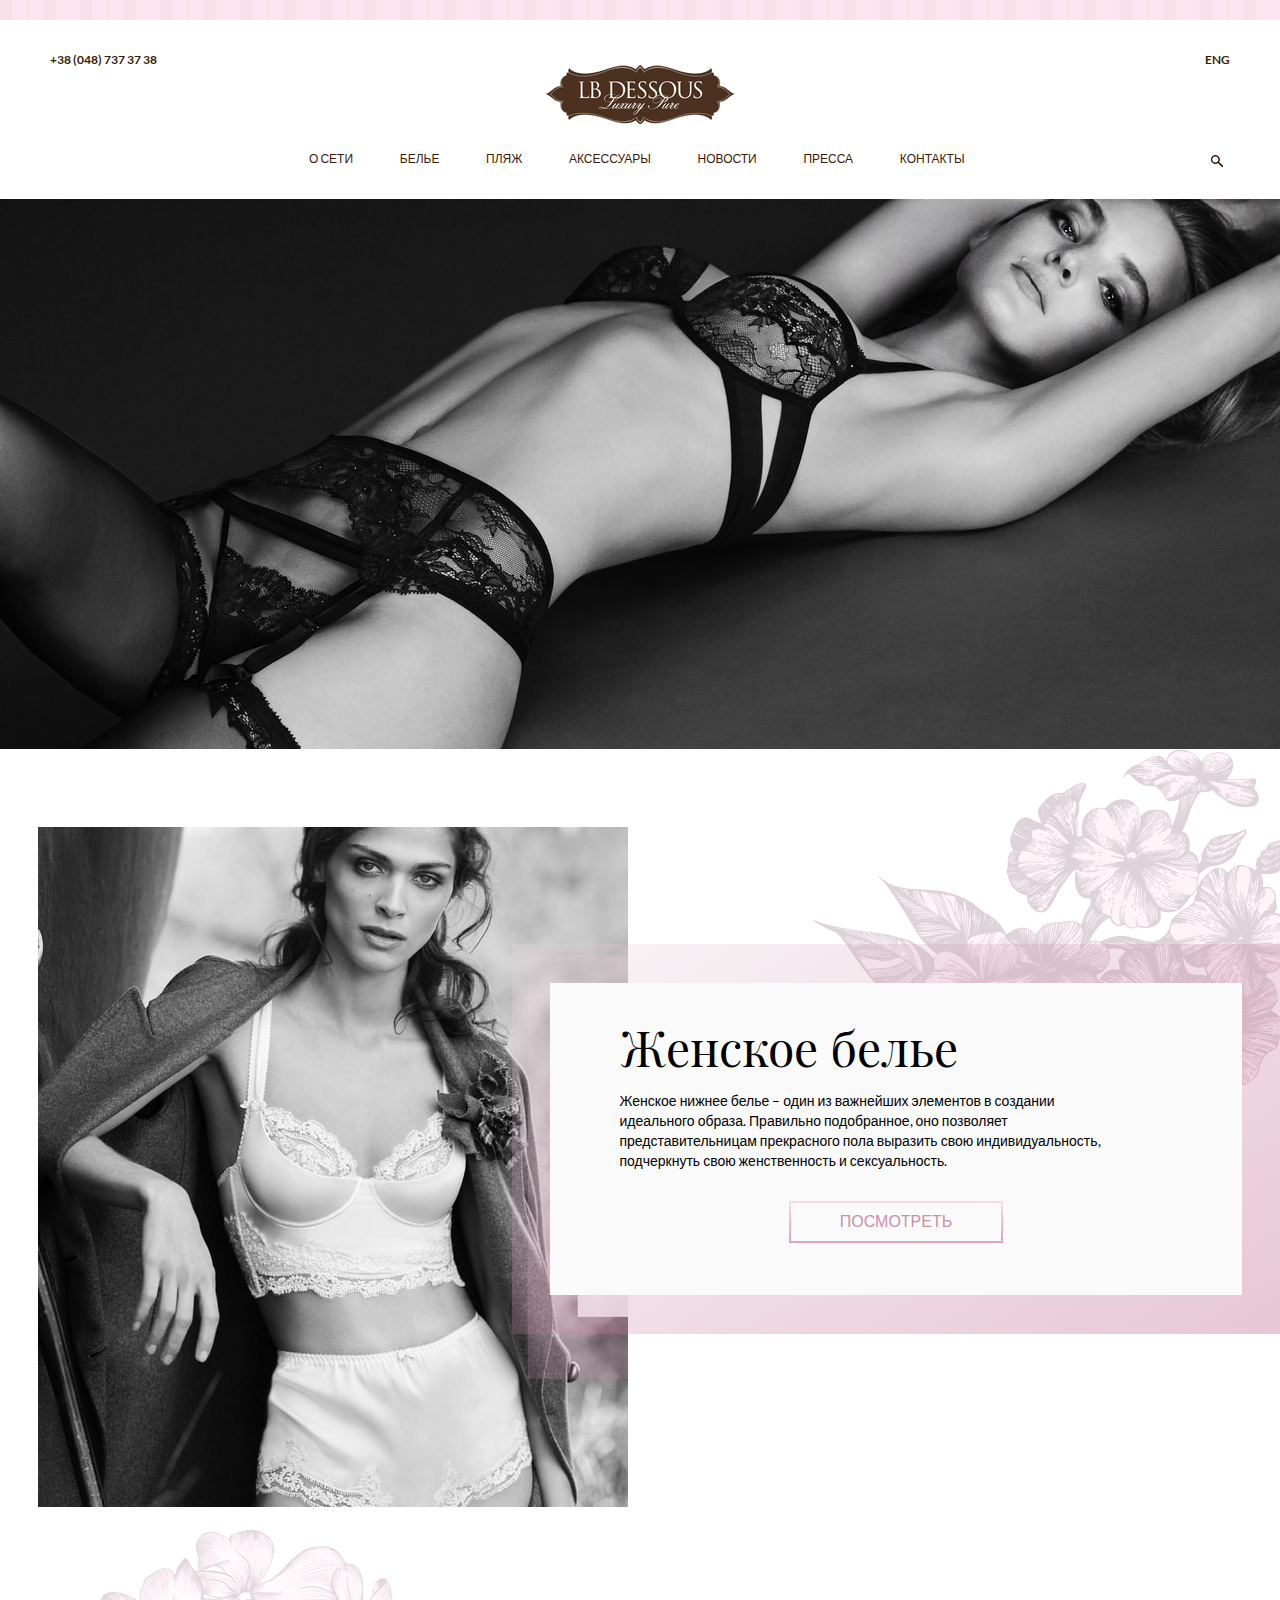
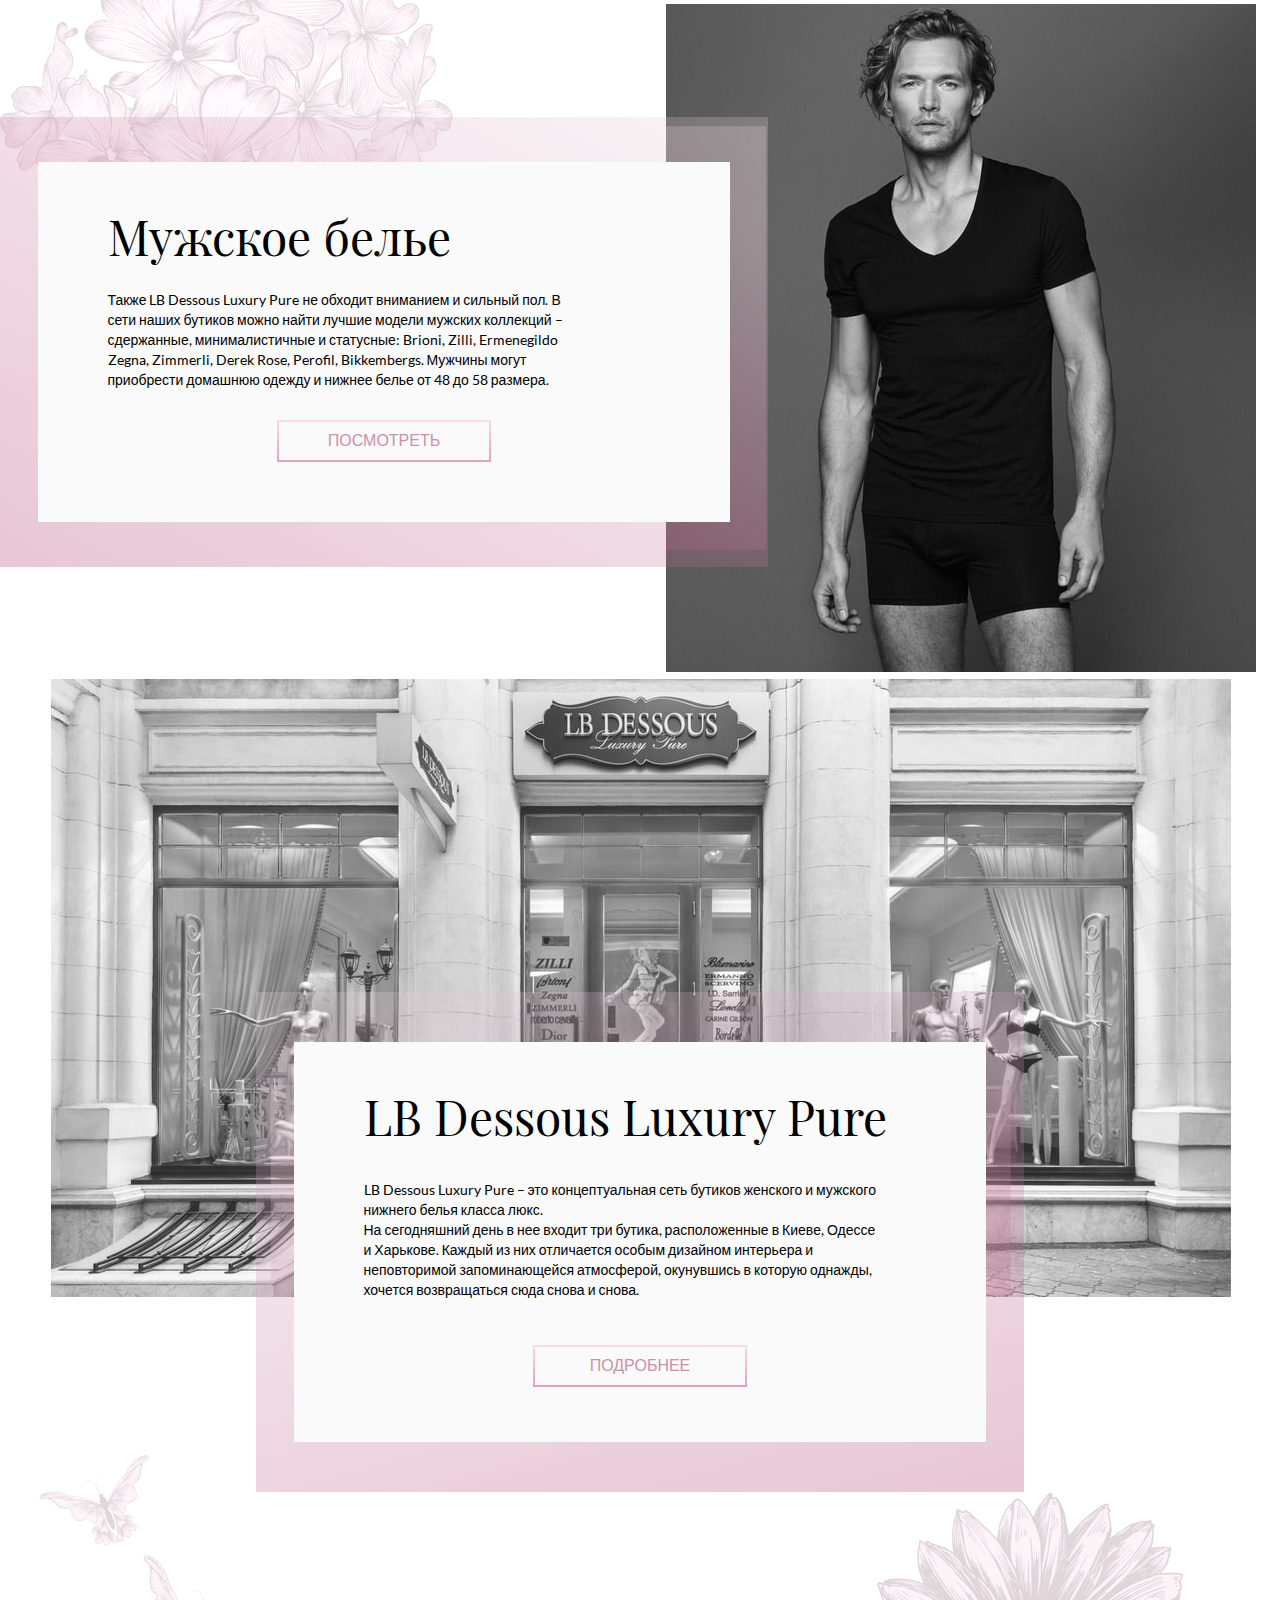
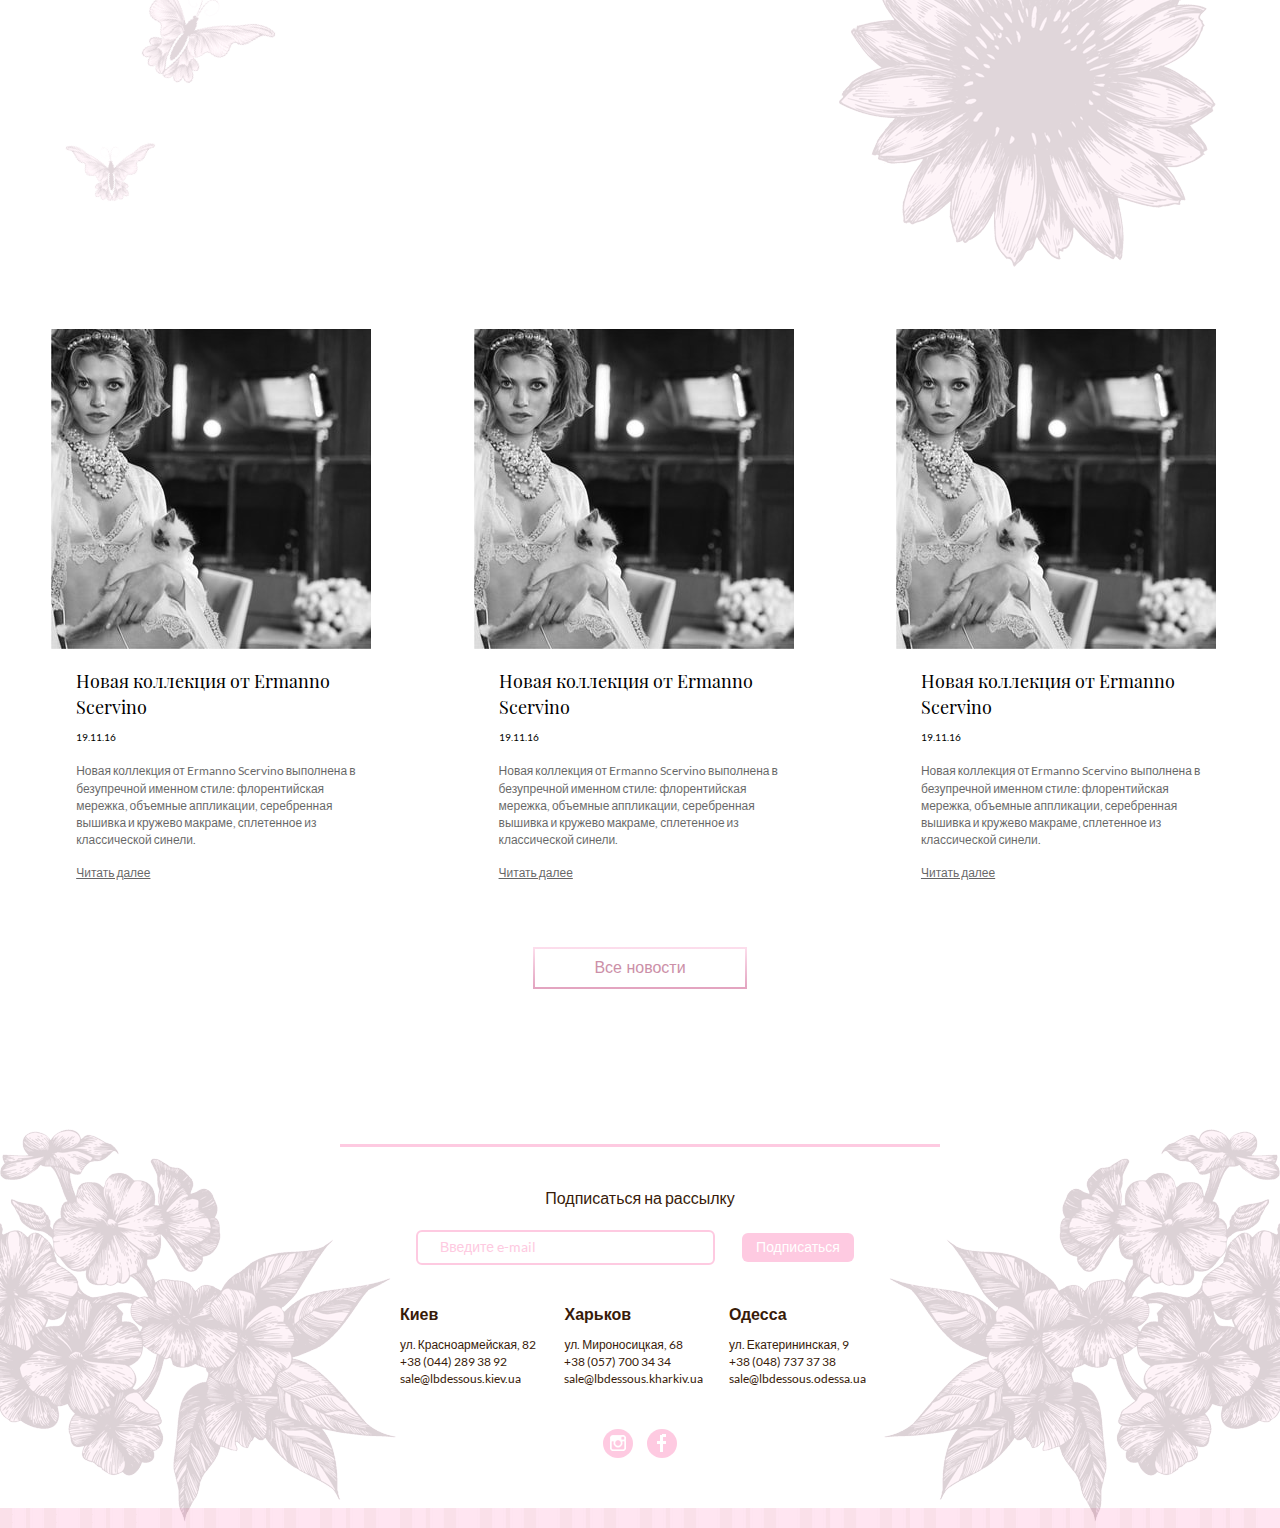
<file: index.html>
<!DOCTYPE html>
<html lang="ru">
<head>
    <meta charset="utf-8">      
    <meta http-equiv="X-UA-Compatible" content="IE=edge">
    <meta name="viewport" content="width=device-width, initial-scale=1">

    <title>LB Dessous</title>

    <link rel="stylesheet" href="css/style.min.css">	
    
    <!--[if lt IE 9]>
        <script src="https://oss.maxcdn.com/libs/html5shiv/3.7.0/html5shiv.js"></script>
        <script src="https://oss.maxcdn.com/libs/respond.js/1.4.2/respond.min.js"></script>
    <![endif]-->
</head>
<body>
    <header class="header container">
        <div class="header__pink"></div> 
        
        <div class="header__top">
            <div class="header__phone">   
                <a href="tel:+38 (048) 737 37 38">+38 (048) 737 37 38</a>
            </div> 

            <div class="header__language">
                <a href="#">Eng</a> 
            </div> 
        </div>
                
        <div class="header__logo">
            <a href="#">
                <img src="img/logo.png" width="190" height="60" alt="Logo">
            </a>
        </div> 
        
        <div class="header__bottom">
            <a class="header__menu-js-link" href="#">  
                <svg class="header__menu-icon" xmlns="http://www.w3.org/2000/svg" width="50" height="24" viewBox="0 0 49.9 24"><path d="M1.1 0C0.5 0 0 0.4 0 1v2c0 0.6 0.5 1 1.1 1h47.7c0.6 0 1.1-0.4 1.1-1V1c0-0.6-0.5-1-1.1-1H1.1zM1.1 10C0.5 10 0 10.4 0 11v2c0 0.6 0.5 1 1.1 1h47.7c0.6 0 1.1-0.4 1.1-1v-2c0-0.6-0.5-1-1.1-1H1.1zM1.1 20C0.5 20 0 20.4 0 21v2c0 0.6 0.5 1 1.1 1h47.7c0.6 0 1.1-0.4 1.1-1v-2c0-0.6-0.5-1-1.1-1H1.1z" /><path d="M1.1 0C0.5 0 0 0.4 0 1v2c0 0.6 0.5 1 1.1 1h47.7c0.6 0 1.1-0.4 1.1-1V1c0-0.6-0.5-1-1.1-1H1.1zM1.1 10C0.5 10 0 10.4 0 11v2c0 0.6 0.5 1 1.1 1h47.7c0.6 0 1.1-0.4 1.1-1v-2c0-0.6-0.5-1-1.1-1H1.1zM1.1 20C0.5 20 0 20.4 0 21v2c0 0.6 0.5 1 1.1 1h47.7c0.6 0 1.1-0.4 1.1-1v-2c0-0.6-0.5-1-1.1-1H1.1z"/></svg>
            </a>
            <button class="header__menu-popup-close" type="button" title="Закрыть">
                <svg xmlns="http://www.w3.org/2000/svg" width="24" height="24" viewBox="0 0 23.9 23.9"><path d="M15.1 11.9l8.6-8.6c0.3-0.3 0.3-0.8 0-1.1L21.6 0.2C21.4 0.1 21.2 0 21 0s-0.4 0.1-0.5 0.2l-8.6 8.6L3.4 0.2c-0.3-0.3-0.8-0.3-1.1 0L0.2 2.3c-0.3 0.3-0.3 0.8 0 1.1l8.6 8.6 -8.6 8.6c-0.3 0.3-0.3 0.8 0 1.1l2.1 2.1c0.1 0.1 0.3 0.2 0.5 0.2 0.2 0 0.4-0.1 0.5-0.2l8.6-8.6 8.6 8.6c0.1 0.1 0.3 0.2 0.5 0.2s0.4-0.1 0.5-0.2l2.1-2.1c0.3-0.3 0.3-0.8 0-1.1L15.1 11.9z"/></svg>
            </button>

            <!--<div class="header__search"></div>-->     
            <a class="header__search" href="#"></a>   
        </div>        
                
        <nav class="header__nav">            
            <ul class="header__menu">
                <li><a href="#">О сети</a></li>
                <li>
                    <a href="#">Белье</a>
                    <div class="header__sub-menu">                         
                        <div class="header__sub-menu-column">
                            <a class="header__sub-menu-title" href="#">Женское</a>                            
                            <ul>
                                <li><a href="#">Bordelle</a></li>
                                <li><a href="#">Ermano Schervino</a></li>
                                <li><a href="#">Bordelle</a></li>
                                <li><a href="#">Bordelle</a></li>
                                <li><a href="#">Ermano Schervino</a></li>
                                <li><a href="#">Bordelle</a></li>
                                <li><a href="#">Bordelle</a></li>
                                <li><a href="#">Bordelle</a></li>
                            </ul>  
                        </div>

                        <div class="header__sub-menu-column">
                            <ul>
                                <li><a href="#">Bordelle</a></li>
                                <li><a href="#">Ermano Schervino</a></li>
                                <li><a href="#">Bordelle</a></li>
                                <li><a href="#">Bordelle</a></li>
                                <li><a href="#">Ermano Schervino</a></li>
                                <li><a href="#">Bordelle</a></li>
                                <li><a href="#">Bordelle</a></li>
                                <li><a href="#">Bordelle</a></li>
                            </ul> 
                        </div>
                        
                        <div class="header__sub-menu-column">
                            <a class="header__sub-menu-title" href="#">Мужское</a>
                            <ul>
                                <li><a href="#">Zilli</a></li>
                                <li><a href="#">Zimmerli</a></li>
                                <li><a href="#">Bordelle</a></li>
                                <li><a href="#">Ermano Schervino</a></li>
                                <li><a href="#">Bordelle</a></li>
                            </ul> 
                        </div>                        
                    </div>
                </li>
                <li><a href="#">Пляж</a></li>
                <li><a href="#">Аксессуары</a></li>
                <li><a href="#">Новости</a></li>
                <li><a href="#">Пресса</a></li>
                <li><a href="#">Контакты</a></li>
            </ul>
        </nav>  
        
        <div class="modal-search">
            <button class="modal-search__close" type="button" title="Закрыть">Закрыть</button>
            <form class="modal-search__form" action="#" method="post">
                <input class="modal-search__form-search" type="search" name="search" required>
                <!--<input class="modal-search__btn" type="image" src="img/icon-modal-search.png" srcset="img/icon-modal-search-2x.png 2x, img/icon-modal-search-3x.png 3x" alt="Поиск">-->
                <button class="modal-search__form-btn" type="submit"></button>
            </form> 
        </div>
    </header>
    
    
    
    <main class="container">
        <!--<section class="promo" data-stellar-background-ratio="0.7" data-stellar-vertical-offset="200" data-stellar-horizontal-offset="120"></section>-->        
        <section class="promo">
            <img src="img/cnt-promo.jpg" width="1280" height="550" alt="">
        </section>
        
        
        <section class="women">
            <div class="women__image-flowers" data-stellar-ratio="1.8" data-stellar-vertical-offset="100" data-stellar-horizontal-offset="120">
                <img src="img/cnt-women-flowers.png" width="480" height="450" alt=""
                    srcset="img/cnt-women-flowers-2x.png 2x, 
                            img/cnt-women-flowers-3x.png 3x"
                >
            </div>           
            
            <div class="women__image-person" data-stellar-ratio="1.5" data-stellar-vertical-offset="-50" data-stellar-horizontal-offset="120">
                <img src="img/cnt-women-person.jpg" width="590" height="680" alt="">                
            </div> 
            
            <div class="women__text" data-stellar-ratio="0.9" data-stellar-vertical-offset="0" data-stellar-horizontal-offset="120">
                <div class="women__text-inner">
                    <h2 class="women__text-inner-title">Женское белье</h2>
                    <p class="women__text-inner-sentence">
                        Женское нижнее белье &ndash; один из важнейших элементов в создании идеального образа. Правильно подобранное, оно позволяет представительницам прекрасного пола выразить свою индивидуальность, подчеркнуть свою женственность и сексуальность.
                    </p>
                    <a class="btn" href="#">Посмотреть</a>
                </div>
            </div>
        </section>
        
        <!--
        <section class="section-spacer"></section>
        -->

        <section class="men">
            <div class="men__image-flowers" data-stellar-ratio="1.5" data-stellar-vertical-offset="50" data-stellar-horizontal-offset="120">
                <img src="img/cnt-men-flowers.png" width="453" height="333" alt=""
                    srcset="img/cnt-men-flowers-2x.png 2x, 
                            img/cnt-men-flowers-3x.png 3x"                     
                     >
            </div>   
            
            <div class="men__text" data-stellar-ratio="0.9" data-stellar-vertical-offset="0" data-stellar-horizontal-offset="100">
                <div class="men__text-inner">
                    <h2 class="men__text-inner-title">Мужское белье</h2>
                    <p class="men__text-inner-sentence">
                        Также LB Dessous Luxury Pure не обходит вниманием и сильный пол. В сети наших бутиков можно найти лучшие модели мужских коллекций &ndash; сдержанные, минималистичные и статусные: Brioni, Zilli, Ermenegildo Zegna, Zimmerli, Derek Rose, Perofil, Bikkembergs. Мужчины могут приобрести домашнюю одежду и нижнее белье от 48 до 58 размера.
                    </p>
                    <a class="btn" href="#">Посмотреть</a>
                </div>
            </div>     
            
            <div class="men__image-person" data-stellar-ratio="1.5" data-stellar-vertical-offset="-25" data-stellar-horizontal-offset="122">
                <img src="img/cnt-men-person.jpg" width="590" height="668" alt="">
            </div>                     
        </section>
        
      
        <section class="about">
            <div class="about__image-showcase" data-stellar-ratio="1.5" data-stellar-vertical-offset="100" data-stellar-horizontal-offset="125">
                <img src="img/cnt-about-showcase.jpg" width="1180" height="618" alt="">
            </div> 
            
            <div class="about__text" data-stellar-ratio="0.9" data-stellar-vertical-offset="0" data-stellar-horizontal-offset="100">
                <div class="about__text-inner">
                    <h2 class="about__text-inner-title">LB Dessous Luxury Pure</h2>
                    <p class="about__text-inner-sentence">
                        LB Dessous Luxury Pure &ndash; это концептуальная сеть бутиков женского и мужского нижнего белья класса люкс. <br>На сегодняшний день в нее входит три бутика, расположенные в Киеве, Одессе и Харькове. Каждый из них отличается особым дизайном интерьера и неповторимой запоминающейся атмосферой, окунувшись в которую однажды, хочется возвращаться сюда снова и снова.  
                    </p>
                    <a class="btn" href="#">Подробнее</a>
                </div>
            </div>
            
            <div class="about__image-butterfly-1" data-stellar-ratio="1.2" data-stellar-vertical-offset="-300" data-stellar-horizontal-offset="150">
                <img src="img/cnt-about-butterfly-1.png" width="112" height="93" alt=""
                    srcset="img/cnt-about-butterfly-1-2x.png 2x, 
                            img/cnt-about-butterfly-1-3x.png 3x"                       
                     >
            </div>             
            
            <div class="about__image-butterfly-2" data-stellar-ratio="0.9" data-stellar-vertical-offset="-300" data-stellar-horizontal-offset="100">
                <img src="img/cnt-about-butterfly-2.png" width="136" height="130" alt=""
                    srcset="img/cnt-about-butterfly-2-2x.png 2x, 
                            img/cnt-about-butterfly-2-3x.png 3x"                        
                >
            </div>             
            
            <div class="about__image-butterfly-3" data-stellar-ratio="2" data-stellar-vertical-offset="-200" data-stellar-horizontal-offset="120">
                <img src="img/cnt-about-butterfly-3.png" width="92" height="60" alt=""
                    srcset="img/cnt-about-butterfly-3-2x.png 2x, 
                            img/cnt-about-butterfly-3-3x.png 3x"                        
                >
            </div> 
            
            <div class="about__image-flowers" data-stellar-ratio="1.5" data-stellar-vertical-offset="-300" data-stellar-horizontal-offset="100">
                <img src="img/cnt-about-flowers.png" width="378" height="375" alt=""
                    srcset="img/cnt-about-flowers-2x.png 2x, 
                            img/cnt-about-flowers-3x.png 3x"                        
                >
            </div> 
        </section> 
     
        
        <section class="news">
            <div class="news__items">
                <div class="news__item">
                    <div class="news__item-image">
                        <img src="img/cnt-news.jpg" width="320" height="320" alt="">
                    </div>
                    <h3 class="news__item-title">Новая коллекция от Ermanno Scervino</h3>
                    <time class="news__item-date" datetime="2016-11-19">19.11.16</time>
                    <p class="news__item-sentence">
                        Новая коллекция от Ermanno Scervino выполнена в безупречной именном стиле: флорентийская мережка, объемные аппликации, серебренная вышивка и кружево макраме, сплетенное из классической синели.
                    </p>
                    <a class="news__item-link" href="#">Читать далее</a>
                </div> 

                <div class="news__item">
                    <div class="news__item-image">
                        <img src="img/cnt-news.jpg" width="320" height="320" alt="">
                    </div>
                    <h3 class="news__item-title">Новая коллекция от Ermanno Scervino</h3>
                    <time class="news__item-date" datetime="2016-11-19">19.11.16</time>
                    <p class="news__item-sentence">
                        Новая коллекция от Ermanno Scervino выполнена в безупречной именном стиле: флорентийская мережка, объемные аппликации, серебренная вышивка и кружево макраме, сплетенное из классической синели.
                    </p>
                    <a class="news__item-link" href="#">Читать далее</a>
                </div> 

                <div class="news__item">
                    <div class="news__item-image">
                        <img src="img/cnt-news.jpg" width="320" height="320" alt="">
                    </div>
                    <h3 class="news__item-title">Новая коллекция от Ermanno Scervino</h3>
                    <time class="news__item-date" datetime="2016-11-19">19.11.16</time>
                    <p class="news__item-sentence">
                        Новая коллекция от Ermanno Scervino выполнена в безупречной именном стиле: флорентийская мережка, объемные аппликации, серебренная вышивка и кружево макраме, сплетенное из классической синели.
                    </p>
                    <a class="news__item-link" href="#">Читать далее</a>
                </div> 
            </div>
            
            <a class="btn" href="#">Все новости</a>
        </section>
    </main>
    
    
    
    <footer class="footer container">
        <span class="footer__separator"></span>
        
        <div class="footer__subscription">
            <p class="footer__subscription-title">Подписаться на рассылку</p>    
            <form class="footer__subscription-form" action="#" method="post">
                <input class="footer__subscription-form-email" type="email" name="email" placeholder="Введите e-mail" required>
                <button class="footer__subscription-form-button" type="submit">Подписаться</button>
            </form>
        </div> 
        
        <div class="footer__contacts">
            <div class="footer__contacts-item">
                <b class="footer__contacts-item-city">Киев</b>
                <p class="footer__contacts-item-address">
                    ул. Красноармейская, 82<br> 
                    +38 (044) 289 38 92<br> 
                    <a class="footer__contacts-item-address-email" href="mailto:sale@lbdessous.kiev.ua">sale@lbdessous.kiev.ua</a>
                </p>
            </div>
            
            <div class="footer__contacts-item">
                <b class="footer__contacts-item-city">Харьков</b>
                <p class="footer__contacts-item-address">
                    ул. Мироносицкая, 68<br>  
                    +38 (057) 700 34 34<br>  
                    <a class="footer__contacts-item-address-email" href="mailto:sale@lbdessous.kharkiv.ua">sale@lbdessous.kharkiv.ua</a> 
                </p>
            </div>
            
            <div class="footer__contacts-item">
                <b class="footer__contacts-item-city">Одесса</b>
                <p class="footer__contacts-item-address">
                    ул. Екатерининская, 9<br>  
                    +38 (048) 737 37 38<br>  
                    <a class="footer__contacts-item-address-email" href="mailto:sale@lbdessous.odessa.ua">sale@lbdessous.odessa.ua</a>
                </p>
            </div>            
        </div>        
        
        <div class="footer__social">
            <a class="footer__social-btn  footer__social-btn--instagram" href="#">Instagram</a>
            <a class="footer__social-btn  footer__social-btn--facebook" href="#">Facebook</a>
        </div>
        
        <div class="footer__image-left" data-stellar-ratio="1.6" data-stellar-vertical-offset="340" data-stellar-horizontal-offset="140">
            <img src="img/cnt-footer-flowers-left.png" width="486" height="393" alt=""
                    srcset="img/cnt-footer-flowers-left-2x.png 2x, 
                            img/cnt-footer-flowers-left-3x.png 3x"                    
            >
        </div>        
        
        <div class="footer__image-right" data-stellar-ratio="1.6" data-stellar-vertical-offset="340" data-stellar-horizontal-offset="110">
            <img src="img/cnt-footer-flowers-right.png" width="486" height="393" alt=""
                    srcset="img/cnt-footer-flowers-right-2x.png 2x, 
                            img/cnt-footer-flowers-right-3x.png 3x"                     
            >
        </div>
        
        <div class="footer__pink"></div> 
    </footer>
        
    
    
    <script type="text/javascript" src="http://ajax.googleapis.com/ajax/libs/jquery/1.7.2/jquery.min.js"></script>   
    <script type="text/javascript" src="js/scripts.min.js"></script>
    <script type="text/javascript" src="js/jquery.stellar.min.js"></script>
</body>
</html>
</file>
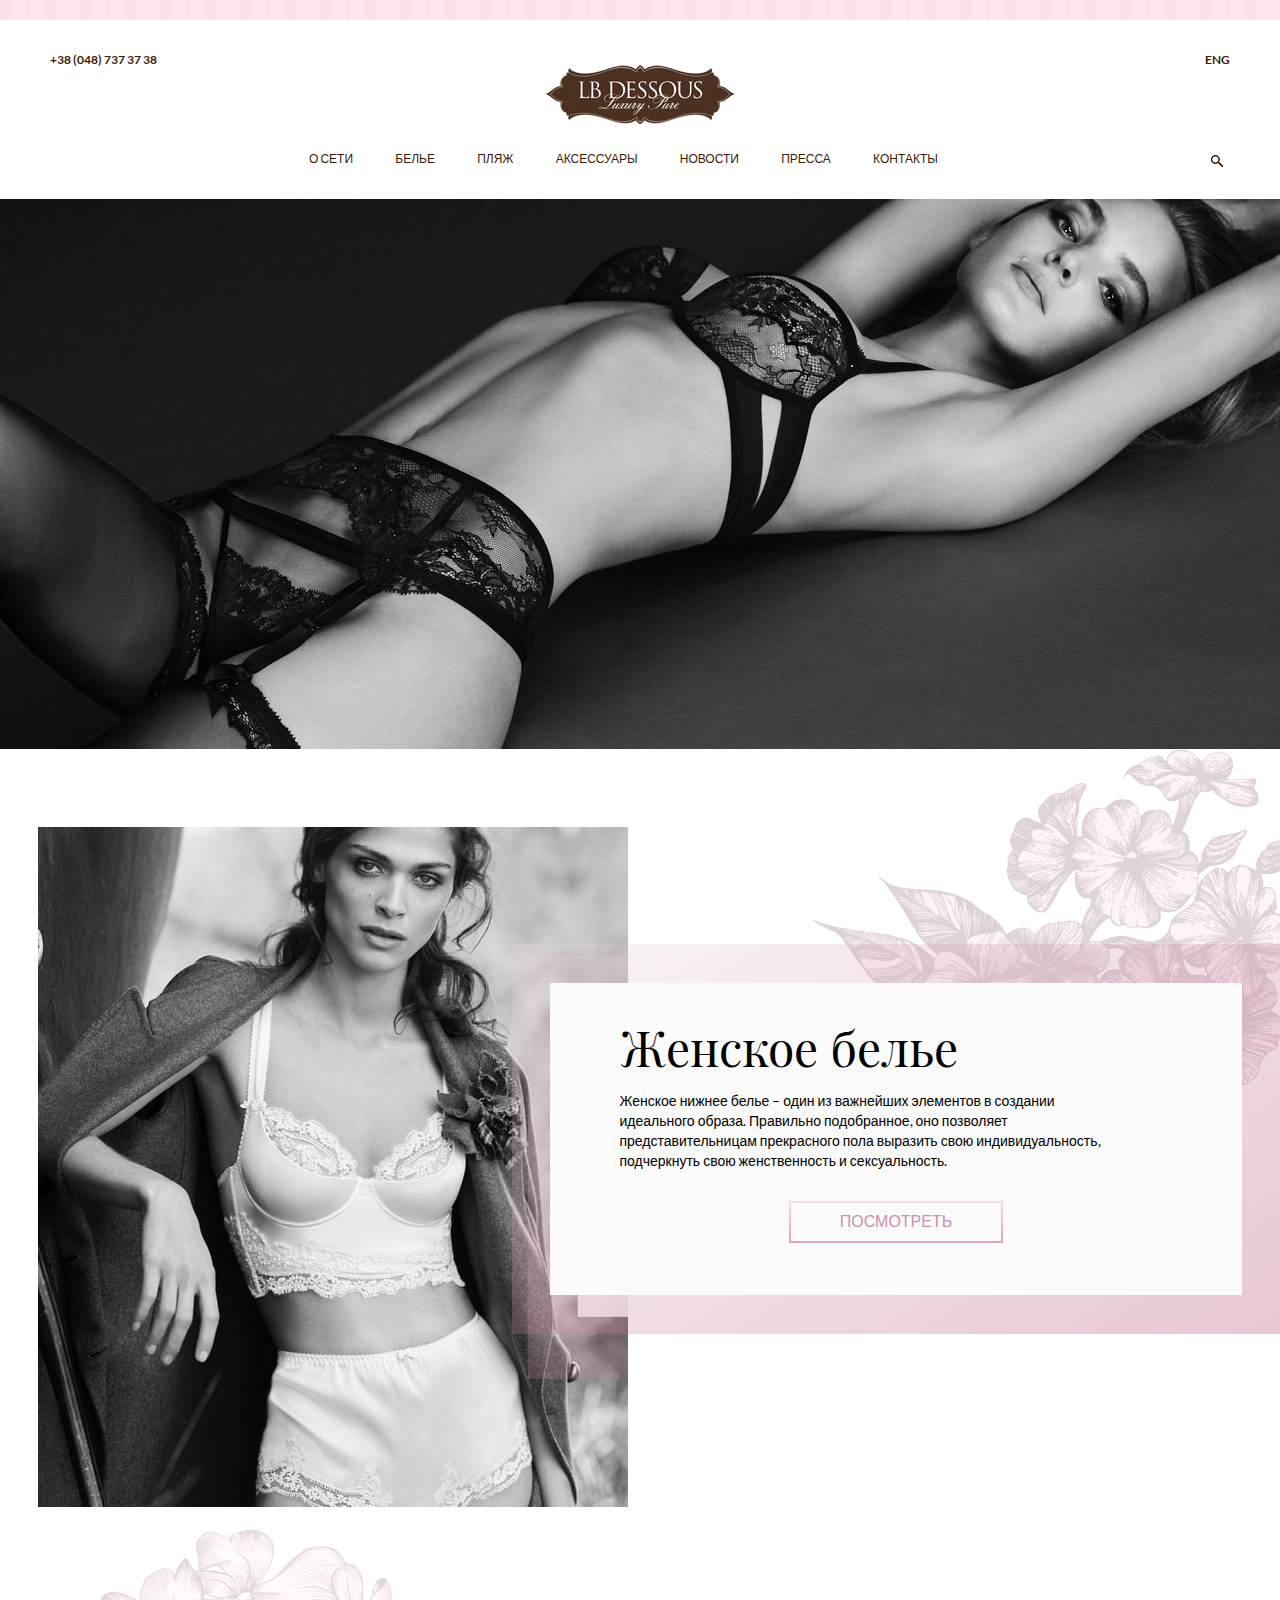
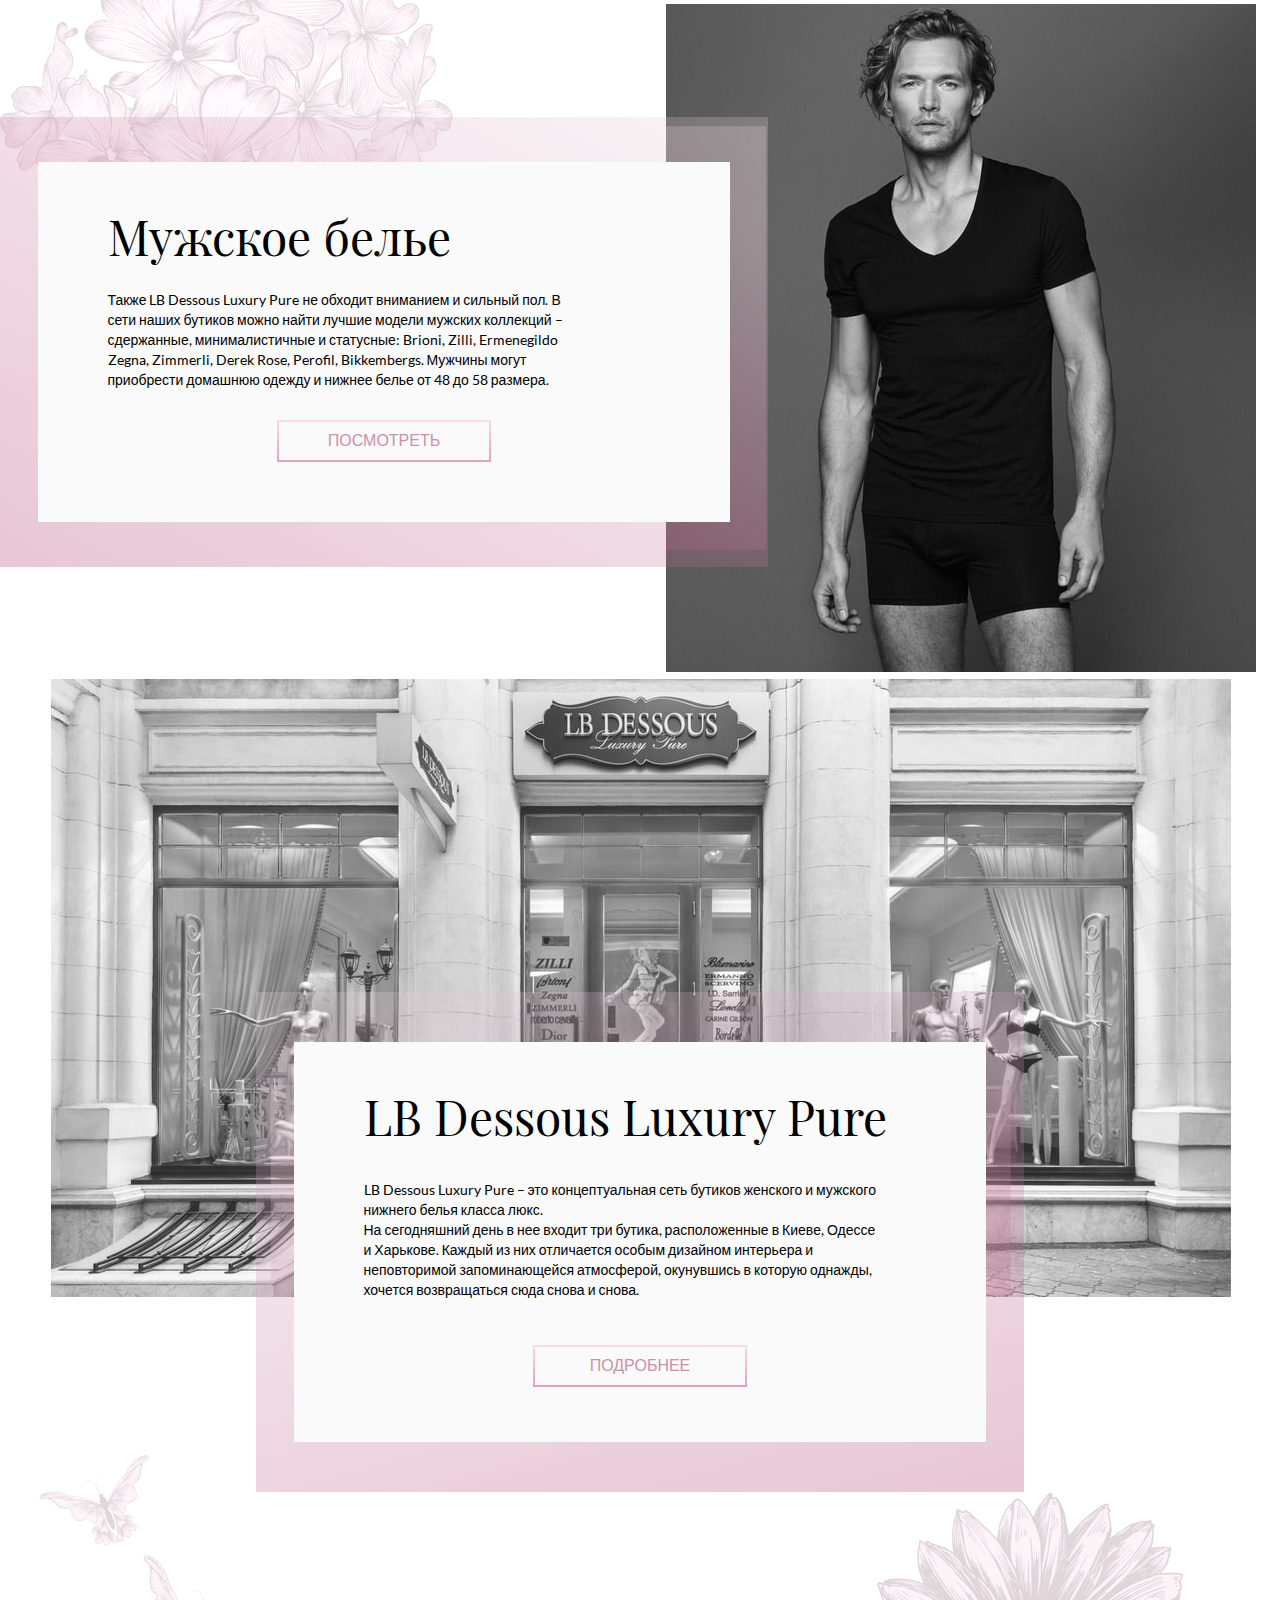
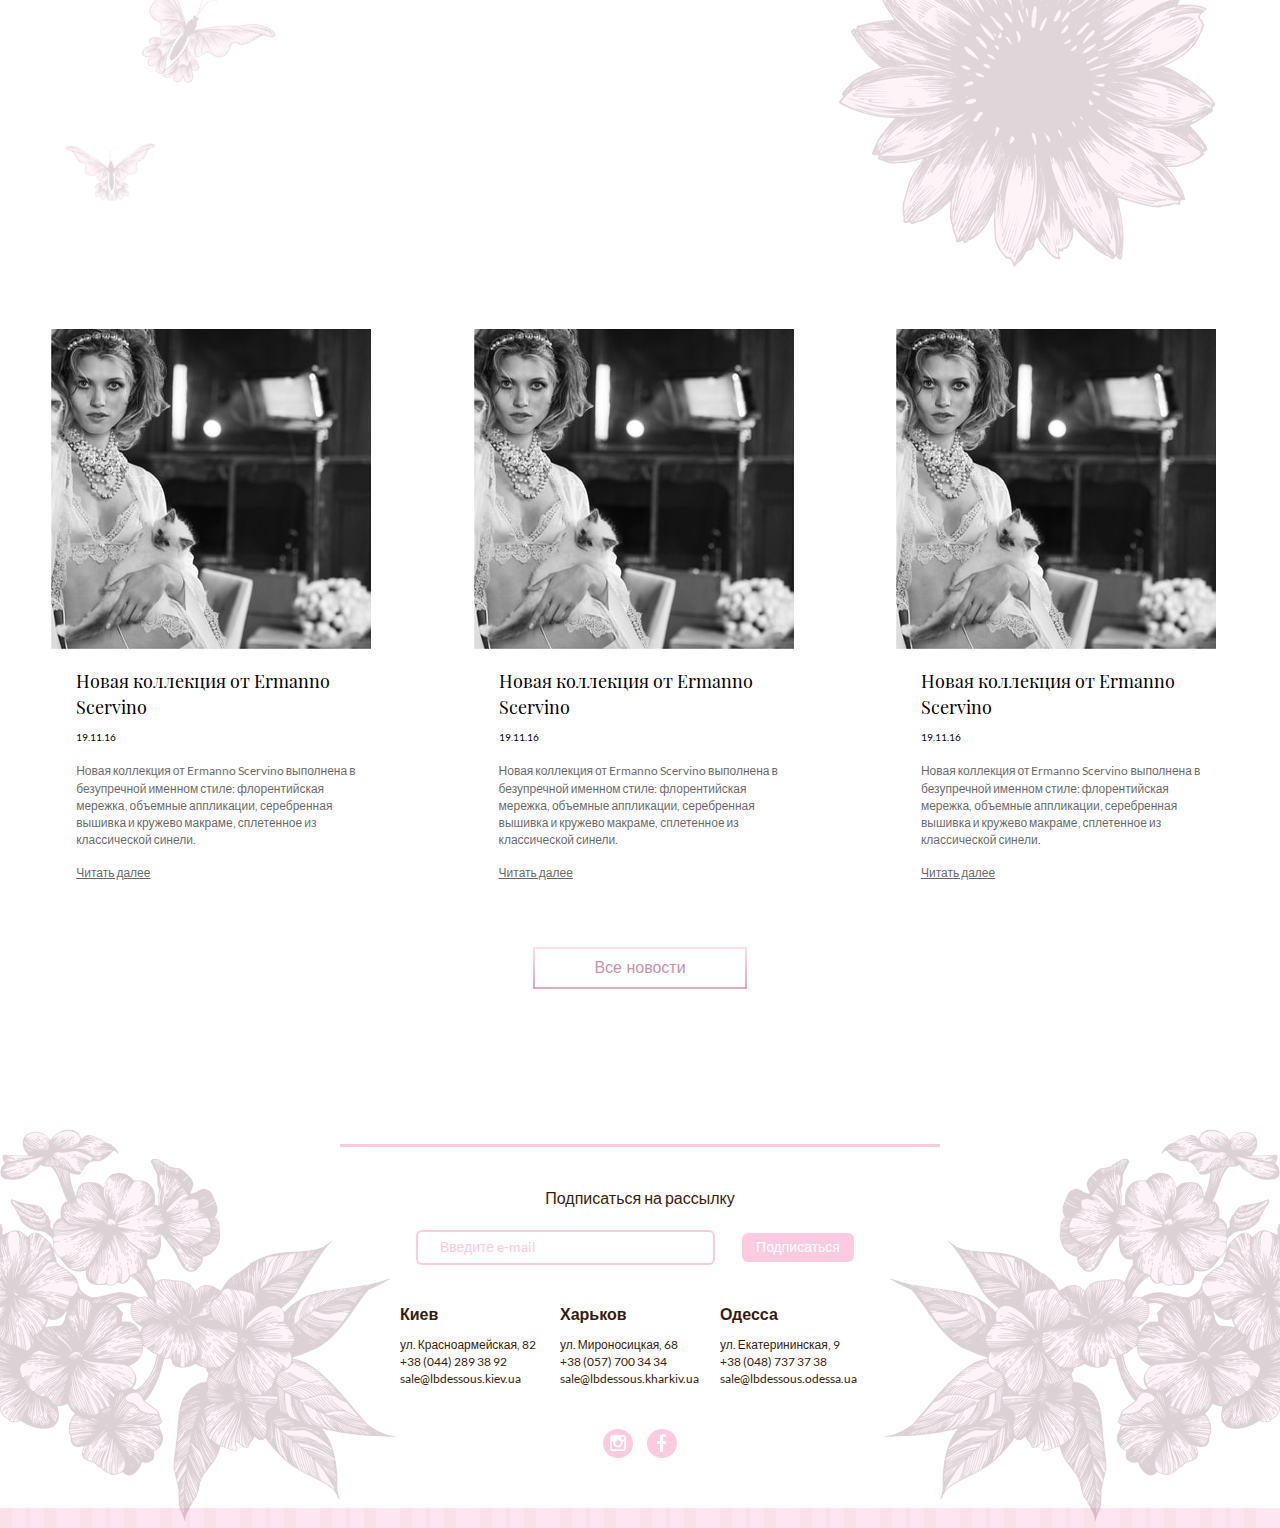
<file: index.min.html>
<!DOCTYPE html><html lang="ru"><head><meta charset="utf-8"><meta http-equiv="X-UA-Compatible" content="IE=edge"><meta name="viewport" content="width=device-width,initial-scale=1"><title>LB Dessous</title><link rel="stylesheet" href="css/style.min.css"><!--[if lt IE 9]>
        <script src="https://oss.maxcdn.com/libs/html5shiv/3.7.0/html5shiv.js"></script>
        <script src="https://oss.maxcdn.com/libs/respond.js/1.4.2/respond.min.js"></script>
    <![endif]--></head><body><header class="header container"><div class="header__pink"></div><div class="header__top"><div class="header__phone"><a href="tel:+38 (048) 737 37 38">+38 (048) 737 37 38</a></div><div class="header__language"><a href="#">Eng</a></div></div><div class="header__logo"><a href="#"><img src="img/logo.png" width="190" height="60" alt="Logo"></a></div><div class="header__bottom"><a class="header__menu-js-link" href="#"><svg class="header__menu-icon" xmlns="http://www.w3.org/2000/svg" width="50" height="24" viewBox="0 0 49.9 24"><path d="M1.1 0C0.5 0 0 0.4 0 1v2c0 0.6 0.5 1 1.1 1h47.7c0.6 0 1.1-0.4 1.1-1V1c0-0.6-0.5-1-1.1-1H1.1zM1.1 10C0.5 10 0 10.4 0 11v2c0 0.6 0.5 1 1.1 1h47.7c0.6 0 1.1-0.4 1.1-1v-2c0-0.6-0.5-1-1.1-1H1.1zM1.1 20C0.5 20 0 20.4 0 21v2c0 0.6 0.5 1 1.1 1h47.7c0.6 0 1.1-0.4 1.1-1v-2c0-0.6-0.5-1-1.1-1H1.1z"/><path d="M1.1 0C0.5 0 0 0.4 0 1v2c0 0.6 0.5 1 1.1 1h47.7c0.6 0 1.1-0.4 1.1-1V1c0-0.6-0.5-1-1.1-1H1.1zM1.1 10C0.5 10 0 10.4 0 11v2c0 0.6 0.5 1 1.1 1h47.7c0.6 0 1.1-0.4 1.1-1v-2c0-0.6-0.5-1-1.1-1H1.1zM1.1 20C0.5 20 0 20.4 0 21v2c0 0.6 0.5 1 1.1 1h47.7c0.6 0 1.1-0.4 1.1-1v-2c0-0.6-0.5-1-1.1-1H1.1z"/></svg> </a><button class="header__menu-popup-close" type="button" title="Закрыть"><svg xmlns="http://www.w3.org/2000/svg" width="24" height="24" viewBox="0 0 23.9 23.9"><path d="M15.1 11.9l8.6-8.6c0.3-0.3 0.3-0.8 0-1.1L21.6 0.2C21.4 0.1 21.2 0 21 0s-0.4 0.1-0.5 0.2l-8.6 8.6L3.4 0.2c-0.3-0.3-0.8-0.3-1.1 0L0.2 2.3c-0.3 0.3-0.3 0.8 0 1.1l8.6 8.6 -8.6 8.6c-0.3 0.3-0.3 0.8 0 1.1l2.1 2.1c0.1 0.1 0.3 0.2 0.5 0.2 0.2 0 0.4-0.1 0.5-0.2l8.6-8.6 8.6 8.6c0.1 0.1 0.3 0.2 0.5 0.2s0.4-0.1 0.5-0.2l2.1-2.1c0.3-0.3 0.3-0.8 0-1.1L15.1 11.9z"/></svg></button> <a class="header__search" href="#"></a></div><nav class="header__nav"><ul class="header__menu"><li><a href="#">О сети</a></li><li><a href="#">Белье</a><div class="header__sub-menu"><div class="header__sub-menu-column"><a class="header__sub-menu-title" href="#">Женское</a><ul><li><a href="#">Bordelle</a></li><li><a href="#">Ermano Schervino</a></li><li><a href="#">Bordelle</a></li><li><a href="#">Bordelle</a></li><li><a href="#">Ermano Schervino</a></li><li><a href="#">Bordelle</a></li><li><a href="#">Bordelle</a></li><li><a href="#">Bordelle</a></li></ul></div><div class="header__sub-menu-column"><ul><li><a href="#">Bordelle</a></li><li><a href="#">Ermano Schervino</a></li><li><a href="#">Bordelle</a></li><li><a href="#">Bordelle</a></li><li><a href="#">Ermano Schervino</a></li><li><a href="#">Bordelle</a></li><li><a href="#">Bordelle</a></li><li><a href="#">Bordelle</a></li></ul></div><div class="header__sub-menu-column"><a class="header__sub-menu-title" href="#">Мужское</a><ul><li><a href="#">Zilli</a></li><li><a href="#">Zimmerli</a></li><li><a href="#">Bordelle</a></li><li><a href="#">Ermano Schervino</a></li><li><a href="#">Bordelle</a></li></ul></div></div></li><li><a href="#">Пляж</a></li><li><a href="#">Аксессуары</a></li><li><a href="#">Новости</a></li><li><a href="#">Пресса</a></li><li><a href="#">Контакты</a></li></ul></nav><div class="modal-search"><button class="modal-search__close" type="button" title="Закрыть">Закрыть</button><form class="modal-search__form" action="#" method="post"><input class="modal-search__form-search" type="search" name="search" required> <button class="modal-search__form-btn" type="submit"></button></form></div></header><main class="container"><section class="promo"><img src="img/cnt-promo.jpg" width="1280" height="550" alt=""></section><section class="women"><div class="women__image-flowers" data-stellar-ratio="1.8" data-stellar-vertical-offset="100" data-stellar-horizontal-offset="120"><img src="img/cnt-women-flowers.png" width="480" height="450" alt="" srcset="img/cnt-women-flowers-2x.png 2x, img/cnt-women-flowers-3x.png 3x"></div><div class="women__image-person" data-stellar-ratio="1.5" data-stellar-vertical-offset="-50" data-stellar-horizontal-offset="120"><img src="img/cnt-women-person.jpg" width="590" height="680" alt=""></div><div class="women__text" data-stellar-ratio="0.9" data-stellar-vertical-offset="0" data-stellar-horizontal-offset="120"><div class="women__text-inner"><h2 class="women__text-inner-title">Женское белье</h2><p class="women__text-inner-sentence">Женское нижнее белье &ndash; один из важнейших элементов в создании идеального образа. Правильно подобранное, оно позволяет представительницам прекрасного пола выразить свою индивидуальность, подчеркнуть свою женственность и сексуальность.</p><a class="btn" href="#">Посмотреть</a></div></div></section><section class="men"><div class="men__image-flowers" data-stellar-ratio="1.5" data-stellar-vertical-offset="50" data-stellar-horizontal-offset="120"><img src="img/cnt-men-flowers.png" width="453" height="333" alt="" srcset="img/cnt-men-flowers-2x.png 2x, img/cnt-men-flowers-3x.png 3x"></div><div class="men__text" data-stellar-ratio="0.9" data-stellar-vertical-offset="0" data-stellar-horizontal-offset="100"><div class="men__text-inner"><h2 class="men__text-inner-title">Мужское белье</h2><p class="men__text-inner-sentence">Также LB Dessous Luxury Pure не обходит вниманием и сильный пол. В сети наших бутиков можно найти лучшие модели мужских коллекций &ndash; сдержанные, минималистичные и статусные: Brioni, Zilli, Ermenegildo Zegna, Zimmerli, Derek Rose, Perofil, Bikkembergs. Мужчины могут приобрести домашнюю одежду и нижнее белье от 48 до 58 размера.</p><a class="btn" href="#">Посмотреть</a></div></div><div class="men__image-person" data-stellar-ratio="1.5" data-stellar-vertical-offset="-25" data-stellar-horizontal-offset="122"><img src="img/cnt-men-person.jpg" width="590" height="668" alt=""></div></section><section class="about"><div class="about__image-showcase" data-stellar-ratio="1.5" data-stellar-vertical-offset="100" data-stellar-horizontal-offset="125"><img src="img/cnt-about-showcase.jpg" width="1180" height="618" alt=""></div><div class="about__text" data-stellar-ratio="0.9" data-stellar-vertical-offset="0" data-stellar-horizontal-offset="100"><div class="about__text-inner"><h2 class="about__text-inner-title">LB Dessous Luxury Pure</h2><p class="about__text-inner-sentence">LB Dessous Luxury Pure &ndash; это концептуальная сеть бутиков женского и мужского нижнего белья класса люкс.<br>На сегодняшний день в нее входит три бутика, расположенные в Киеве, Одессе и Харькове. Каждый из них отличается особым дизайном интерьера и неповторимой запоминающейся атмосферой, окунувшись в которую однажды, хочется возвращаться сюда снова и снова.</p><a class="btn" href="#">Подробнее</a></div></div><div class="about__image-butterfly-1" data-stellar-ratio="1.2" data-stellar-vertical-offset="-300" data-stellar-horizontal-offset="150"><img src="img/cnt-about-butterfly-1.png" width="112" height="93" alt="" srcset="img/cnt-about-butterfly-1-2x.png 2x, img/cnt-about-butterfly-1-3x.png 3x"></div><div class="about__image-butterfly-2" data-stellar-ratio="0.9" data-stellar-vertical-offset="-300" data-stellar-horizontal-offset="100"><img src="img/cnt-about-butterfly-2.png" width="136" height="130" alt="" srcset="img/cnt-about-butterfly-2-2x.png 2x, img/cnt-about-butterfly-2-3x.png 3x"></div><div class="about__image-butterfly-3" data-stellar-ratio="2" data-stellar-vertical-offset="-200" data-stellar-horizontal-offset="120"><img src="img/cnt-about-butterfly-3.png" width="92" height="60" alt="" srcset="img/cnt-about-butterfly-3-2x.png 2x, img/cnt-about-butterfly-3-3x.png 3x"></div><div class="about__image-flowers" data-stellar-ratio="1.5" data-stellar-vertical-offset="-300" data-stellar-horizontal-offset="100"><img src="img/cnt-about-flowers.png" width="378" height="375" alt="" srcset="img/cnt-about-flowers-2x.png 2x, img/cnt-about-flowers-3x.png 3x"></div></section><section class="news"><div class="news__items"><div class="news__item"><div class="news__item-image"><img src="img/cnt-news.jpg" width="320" height="320" alt=""></div><h3 class="news__item-title">Новая коллекция от Ermanno Scervino</h3><time class="news__item-date" datetime="2016-11-19">19.11.16</time><p class="news__item-sentence">Новая коллекция от Ermanno Scervino выполнена в безупречной именном стиле: флорентийская мережка, объемные аппликации, серебренная вышивка и кружево макраме, сплетенное из классической синели.</p><a class="news__item-link" href="#">Читать далее</a></div><div class="news__item"><div class="news__item-image"><img src="img/cnt-news.jpg" width="320" height="320" alt=""></div><h3 class="news__item-title">Новая коллекция от Ermanno Scervino</h3><time class="news__item-date" datetime="2016-11-19">19.11.16</time><p class="news__item-sentence">Новая коллекция от Ermanno Scervino выполнена в безупречной именном стиле: флорентийская мережка, объемные аппликации, серебренная вышивка и кружево макраме, сплетенное из классической синели.</p><a class="news__item-link" href="#">Читать далее</a></div><div class="news__item"><div class="news__item-image"><img src="img/cnt-news.jpg" width="320" height="320" alt=""></div><h3 class="news__item-title">Новая коллекция от Ermanno Scervino</h3><time class="news__item-date" datetime="2016-11-19">19.11.16</time><p class="news__item-sentence">Новая коллекция от Ermanno Scervino выполнена в безупречной именном стиле: флорентийская мережка, объемные аппликации, серебренная вышивка и кружево макраме, сплетенное из классической синели.</p><a class="news__item-link" href="#">Читать далее</a></div></div><a class="btn" href="#">Все новости</a></section></main><footer class="footer container"><span class="footer__separator"></span><div class="footer__subscription"><p class="footer__subscription-title">Подписаться на рассылку</p><form class="footer__subscription-form" action="#" method="post"><input class="footer__subscription-form-email" type="email" name="email" placeholder="Введите e-mail" required> <button class="footer__subscription-form-button" type="submit">Подписаться</button></form></div><div class="footer__contacts"><div class="footer__contacts-item"><b class="footer__contacts-item-city">Киев</b><p class="footer__contacts-item-address">ул. Красноармейская, 82<br>+38 (044) 289 38 92<br><a class="footer__contacts-item-address-email" href="mailto:sale@lbdessous.kiev.ua">sale@lbdessous.kiev.ua</a></p></div><div class="footer__contacts-item"><b class="footer__contacts-item-city">Харьков</b><p class="footer__contacts-item-address">ул. Мироносицкая, 68<br>+38 (057) 700 34 34<br><a class="footer__contacts-item-address-email" href="mailto:sale@lbdessous.kharkiv.ua">sale@lbdessous.kharkiv.ua</a></p></div><div class="footer__contacts-item"><b class="footer__contacts-item-city">Одесса</b><p class="footer__contacts-item-address">ул. Екатерининская, 9<br>+38 (048) 737 37 38<br><a class="footer__contacts-item-address-email" href="mailto:sale@lbdessous.odessa.ua">sale@lbdessous.odessa.ua</a></p></div></div><div class="footer__social"><a class="footer__social-btn footer__social-btn--instagram" href="#">Instagram</a> <a class="footer__social-btn footer__social-btn--facebook" href="#">Facebook</a></div><div class="footer__image-left" data-stellar-ratio="1.6" data-stellar-vertical-offset="340" data-stellar-horizontal-offset="140"><img src="img/cnt-footer-flowers-left.png" width="486" height="393" alt="" srcset="img/cnt-footer-flowers-left-2x.png 2x, img/cnt-footer-flowers-left-3x.png 3x"></div><div class="footer__image-right" data-stellar-ratio="1.6" data-stellar-vertical-offset="340" data-stellar-horizontal-offset="110"><img src="img/cnt-footer-flowers-right.png" width="486" height="393" alt="" srcset="img/cnt-footer-flowers-right-2x.png 2x, img/cnt-footer-flowers-right-3x.png 3x"></div><div class="footer__pink"></div></footer><script type="text/javascript" src="http://ajax.googleapis.com/ajax/libs/jquery/1.7.2/jquery.min.js"></script><script type="text/javascript" src="js/scripts.min.js"></script><script type="text/javascript" src="js/jquery.stellar.min.js"></script></body></html>
</file>
<file: css/style.min.css>
.about,.footer,.men,.news,.promo,.women,svg:not(:root){overflow:hidden}button,hr,input{overflow:visible}audio,canvas,progress,video{display:inline-block}progress,sub,sup{vertical-align:baseline}[type=checkbox],[type=radio],legend{box-sizing:border-box;padding:0}.header:after,.header__top:after,.news__items:after{clear:both}.container,.header,.header__menu li,sub,sup{position:relative}html{font-family:sans-serif;line-height:1.15;-ms-text-size-adjust:100%;-webkit-text-size-adjust:100%}body{margin:0;padding:0;background-color:#fff}article,aside,details,figcaption,figure,footer,header,main,menu,nav,section{display:block}h1{font-size:2em;margin:.67em 0}figure{margin:1em 40px}hr{box-sizing:content-box;height:0}code,kbd,pre,samp{font-family:monospace,monospace;font-size:1em}a{background-color:transparent;-webkit-text-decoration-skip:objects}a:active,a:hover{outline-width:0}abbr[title]{border-bottom:none;text-decoration:underline;text-decoration:underline dotted}b,strong{font-weight:bolder}dfn{font-style:italic}mark{background-color:#ff0;color:#000}small{font-size:80%}sub,sup{font-size:75%;line-height:0}sub{bottom:-.25em}sup{top:-.5em}audio:not([controls]){display:none;height:0}img{border-style:none}button,input,optgroup,select,textarea{font-family:sans-serif;font-size:100%;line-height:1.15;margin:0}button,select{text-transform:none}[type=reset],[type=submit],button,html [type=button]{-webkit-appearance:button}[type=button]::-moz-focus-inner,[type=reset]::-moz-focus-inner,[type=submit]::-moz-focus-inner,button::-moz-focus-inner{border-style:none;padding:0}[type=button]:-moz-focusring,[type=reset]:-moz-focusring,[type=submit]:-moz-focusring,button:-moz-focusring{outline:ButtonText dotted 1px}fieldset{border:1px solid silver;margin:0 2px;padding:.35em .625em .75em}legend{color:inherit;display:table;max-width:100%;white-space:normal}textarea{overflow:auto}[type=number]::-webkit-inner-spin-button,[type=number]::-webkit-outer-spin-button{height:auto}[type=search]{-webkit-appearance:textfield;outline-offset:-2px}[type=search]::-webkit-search-cancel-button,[type=search]::-webkit-search-decoration{-webkit-appearance:none}::-webkit-file-upload-button{-webkit-appearance:button;font:inherit}.header__language a,.header__phone a{font-family:"Lato Bold",Arial,sans-serif;font-weight:700}.header__language a,.header__menu li a,.header__phone a{font-size:12px;color:#381b09;text-decoration:none}summary{display:list-item}[hidden],template{display:none}@font-face{font-family:"Lato Regular";font-style:normal;font-weight:400;src:url(../font/Lato-Regular.eot);src:local("Lato Regular"),url(../font/Lato-Regular.eot?#iefix) format("embedded-opentype"),url(../font/Lato-Regular.woff2) format("woff2"),url(../font/Lato-Regular.woff) format("woff"),url(../font/Lato-Regular.ttf) format("truetype"),url(../font/Lato-Regular.svg#Lato-Regular) format("svg")}@font-face{font-family:"Lato Bold";font-style:normal;font-weight:700;src:url(../font/Lato-Bold.eot);src:local("Lato Bold"),url(../font/Lato-Bold.eot?#iefix) format("embedded-opentype"),url(../font/Lato-Bold.woff2) format("woff2"),url(../font/Lato-Bold.woff) format("woff"),url(../font/Lato-Bold.ttf) format("truetype"),url(../font/Lato-Bold.svg#Lato-Bold) format("svg")}@font-face{font-family:"Playfair Display Regular";font-style:normal;font-weight:400;src:url(../font/PlayfairDisplay-Regular.eot);src:local("Playfair Display Regular"),url(../font/PlayfairDisplay-Regular.eot?#iefix) format("embedded-opentype"),url(../font/PlayfairDisplay-Regular.woff2) format("woff2"),url(../font/PlayfairDisplay-Regular.woff) format("woff"),url(../font/PlayfairDisplay-Regular.ttf) format("truetype"),url(../font/PlayfairDisplay-Regular.svg#PlayfairDisplay-Regular) format("svg")}.container{width:100%;max-width:1280px;display:block;margin-left:auto;margin-right:auto}.header:after,.header:before,.header__top:after,.header__top:before{content:" ";display:table}.header__pink{max-width:1280px;height:20px;margin-bottom:30px;background:url(../img/bg-pink.png) #fecae1;background-size:contain}.header__phone{float:left;width:109px;height:15px;margin-left:50px}.header__phone a{font-style:normal;font-stretch:normal;line-height:1.42857143;letter-spacing:normal}.header__language{float:right;width:35px;height:15px;margin-right:50px;text-align:right}.header__logo,.header__logo img{width:190px;height:60px}.header__logo,.header__nav{margin-left:auto;margin-right:auto;margin-bottom:25px;display:block}.header__language a{font-style:normal;font-stretch:normal;line-height:1.42857143;letter-spacing:normal;text-transform:uppercase}.header__menu li a,.header__sub-menu-column ul li a{font-weight:400;font-family:"Lato Regular",Arial,sans-serif;font-style:normal;font-stretch:normal;line-height:1.42857143;letter-spacing:normal}.header__nav{width:55%}.header__search{display:block;float:right;width:14px;height:14px;margin:5px 55px 30px 0;background:url(../img/sprite.png) -10px -84px no-repeat #fff}@media (max-width:1224px){.header__nav{width:65%}}@media (max-width:1037px){.header__nav{width:70%}}@media (max-width:962px){.header__nav{width:71%}}@media (max-width:480px){.header__logo{margin-top:25px}}@media (max-width:320px){.header__phone{margin-left:20px}.header__language{margin-right:20px}.header__search{margin-right:25px}}.header__menu{margin:0;padding:0;list-style:none}.header__menu li{display:inline-block;vertical-align:top;margin:0 3%}.header__menu li a{display:block;text-transform:uppercase}.header__menu li a:hover{color:#c7839e}.header__menu li:hover::after{content:"";position:absolute;top:25px;width:100%;height:2px;background-color:#c7839e}.header__sub-menu{position:absolute;display:none;width:1280px;float:left;top:15px;left:-396px;text-align:left;padding:30px 0;border-top:none;background:#fff;z-index:1}.header__sub-menu-column{width:160px;display:inline;float:left;position:relative;left:300px}.header__sub-menu-column ul{width:160px;margin:0;padding:0}.header__sub-menu-column ul li{display:block;margin:0;padding:0}.header__sub-menu-column ul li:hover::after{content:none}.header__sub-menu-column ul li a{font-size:14px;color:#9b9b9b;text-transform:none}.header__sub-menu-column ul li a:hover{color:#000}.header__sub-menu-column:nth-child(2){margin:38px 60px 0 0}.header__sub-menu .header__sub-menu-title{margin:0 0 15px;font-family:"Lato Regular",Arial,sans-serif;font-size:16px;font-weight:700;font-style:normal;font-stretch:normal;line-height:1.42857143;letter-spacing:normal;color:#000;text-transform:uppercase}.header__menu>li:hover .header__sub-menu{display:block}.header__menu-icon,.header__menu-popup-close{display:none}@media (max-width:768px){.header__nav{display:none}.header__menu{position:absolute;top:0;left:0;display:none;width:100%;margin:0;padding:0;list-style:none;z-index:1}.header__menu li{display:block;margin:0}.header__menu li:hover::after{content:none}.header__menu a{display:block;width:100%;padding:10px 0;color:red;text-align:center;text-decoration:none;text-transform:uppercase;background-color:#fecae1;border-bottom:1px solid #fff}.header__menu-popup-close{position:absolute;top:43px;right:63px;display:none;width:24px;height:24px;background-color:transparent;border:0;cursor:pointer;fill:#381b09;z-index:10}.header__menu--show,.header__menu-popup-close--show,.header__nav--show{display:block}.header__menu-icon{display:block;float:left;margin:0 0 25px 50px;fill:#4c3121}.header__menu-icon-hide,.header__nav-hide{display:none}.header__sub-menu{display:none!important}}.women__text-inner-sentence,.women__text-inner-title{font-weight:400;font-style:normal;font-stretch:normal;letter-spacing:normal;color:#000}.about__text-inner .btn,.men__text-inner .btn,.news .btn,.women__text-inner .btn{padding:10px 0;border-style:solid;border-width:2px;border-image-source:linear-gradient(to bottom,rgba(250,188,217,.5),rgba(199,74,129,.5));border-image-slice:1;text-align:center;text-decoration:none}@media (max-width:962px){.header__menu li{margin:0 2%}}@media (max-width:768px){.header__menu li{margin:0}}@media (max-width:480px){.header__menu-popup-close{top:23px;right:23px}}@media (max-width:320px){.header__menu-icon{margin-left:20px}}.promo img{width:1280px;display:block;max-width:100%;height:auto}.women{position:relative;min-height:780px;width:100%}.women__image-flowers{position:absolute;top:0;right:-13%;width:50%;height:50%;z-index:1}.women__image-flowers img{width:480px;display:block;max-width:100%;height:auto}.women__image-person{position:absolute;top:10%;left:3%;width:50%;z-index:2}.women__image-person img{width:590px;display:block;max-width:100%;height:auto}.women__text{position:absolute;top:25%;right:0;width:60%;height:50%;background-image:linear-gradient(147deg,rgba(231,216,223,.25),rgba(163,29,88,.25));z-index:3}.women__text-inner{position:absolute;top:10%;left:5%;width:90%;height:80%;background-color:#fafafa}.women__text-inner-title{margin:40px 0 20px 10%;font-family:"Playfair Display Regular","Times New Roman",serif;font-size:48px;line-height:1}.women__text-inner-sentence{margin:0 20% 30px 10%;font-family:"Lato Regular",Arial,sans-serif;font-size:14px;line-height:1.42857143}.women__text-inner .btn{position:relative;display:block;margin-left:auto;margin-right:auto;width:210px;color:#cc90a8;border-radius:100px;text-transform:uppercase}.men__text-inner-sentence,.men__text-inner-title{font-weight:400;font-style:normal;font-stretch:normal;line-height:1.42857143;letter-spacing:normal;color:#000}@media (max-width:1024px){.women .women__image-person{left:8%}.women .women__text{right:1%}.women .women__text-inner-title{margin:40px 0 20px 5%}.women .women__text-inner-sentence{margin:0 5% 30px}}@media (max-width:992px){.women .women__image-person{left:10%}.women .women__text{right:1%}.women .women__text-inner-title{font-size:36px}}@media (max-width:768px){.women .women__image-flowers{right:-15%}.women .women__image-person{left:7%;width:60%}.women .women__text{right:1.5%;height:40%}.women .women__text-inner-title{margin:25px 0 15px 5%;font-size:24px}.women .women__text-inner-sentence{margin-bottom:15px}}@media (max-width:568px){.women .women__text{height:50%}}@media (max-width:480px){.women .women__image-flowers{right:-20%}.women .women__image-person{width:70%}.women .women__text{top:25%;right:3%;width:100%;height:40%}}@media (max-width:376px){.women .women__text{height:45%}}@media (max-width:320px){.women .women__image-flowers{right:-30%}.women .women__image-person{width:80%}.women .women__text{height:50%}}.men{position:relative;min-height:750px;width:100%}.men__image-flowers{position:absolute;top:0;left:0;width:50%;height:50%;z-index:2}.men__image-flowers img{width:453px;display:block;max-width:100%;height:auto}.men__text{position:absolute;top:25%;left:0;width:60%;height:60%;background-image:linear-gradient(208deg,rgba(231,216,223,.25),rgba(163,29,88,.25));z-index:3}.men__text-inner{position:absolute;top:10%;left:5%;width:90%;height:80%;background-color:#fafafa}.men__text-inner-title{margin:40px 0 20px 10%;font-family:"Playfair Display Regular","Times New Roman",serif;font-size:48px}.men__text-inner-sentence{margin:0 20% 30px 10%;font-family:"Lato Regular",Arial,sans-serif;font-size:14px}.men__text-inner .btn{position:relative;display:block;margin-left:auto;margin-right:auto;width:210px;color:#cc90a8;text-transform:uppercase}.about__text-inner-sentence,.about__text-inner-title{color:#000;font-weight:400;font-style:normal;font-stretch:normal;line-height:1.42857143;letter-spacing:normal}.men__image-person{position:absolute;top:10%;right:-2%;width:50%;height:auto;z-index:2}.men__image-person img{width:590px;display:block;max-width:100%;height:auto}@media (max-width:1024px){.men .men__image-person{right:-4%}.men .men__text{left:-1%}.men .men__text-inner-title{margin:40px 0 20px 5%}.men .men__text-inner-sentence{margin:0 5% 30px}}@media (max-width:992px){.men .men__image-person{right:-3%}.men .men__text{left:-2%}.men .men__text-inner-title{font-size:36px}}@media (max-width:768px){.men .men__image-person{width:60%;right:-12%}.men .men__text{height:50%}.men .men__text-inner-title{margin:25px 0 15px 5%;font-size:24px}.men .men__text-inner-sentence{margin-bottom:15px}}@media (max-width:568px){.men .men__text{height:55%}}@media (max-width:480px){.men .men__image-person{width:70%;right:-15%}.men .men__text{top:25%;left:-2%;width:100%;height:50%}}@media (max-width:376px){.men .men__text{height:55%}}@media (max-width:320px){.men .men__image-flowers{left:15%}.men .men__image-person{width:80%;right:-20%}.men .men__text{height:60%}}.about{position:relative;min-height:1250px;width:100%}.about__image-showcase{position:absolute;top:0;left:4%;z-index:1}.about__image-showcase img{width:1180px;display:block;max-width:100%;height:auto}.about__text{position:absolute;top:25%;left:20%;width:60%;height:40%;background-image:linear-gradient(165deg,rgba(231,216,223,.25),rgba(163,29,88,.25));z-index:3}.about__text-inner{position:absolute;top:10%;left:5%;width:90%;height:80%;background-color:#fafafa}.about__text-inner-title{margin:40px 0 30px 10%;font-family:"Playfair Display Regular","Times New Roman",serif;font-size:48px}.about__text-inner-sentence,.news__item-date{font-family:"Lato Regular",Arial,sans-serif}.about__text-inner-sentence{margin:0 15% 45px 10%;font-size:14px}.about__text-inner .btn{position:relative;display:block;margin-left:auto;margin-right:auto;width:210px;color:#cc90a8;text-transform:uppercase}.about__image-butterfly-1{position:absolute;top:62%;left:3%;z-index:2}.about__image-butterfly-2{position:absolute;top:70%;left:11%;z-index:2}.about__image-butterfly-3{position:absolute;top:85%;left:5%;z-index:2}.about__image-flowers{position:absolute;top:65%;right:5%;z-index:2}.footer,.news,.news .btn{position:relative}@media (max-width:1024px){.about .about__text-inner-title{font-size:36px}.about .about__image-butterfly-1{left:6%}.about .about__image-butterfly-2{left:8%}.about .about__image-butterfly-3{left:15%}.about .about__image-flowers{right:-4%}}@media (max-width:992px){.about .about__text-inner-title{font-size:28px;margin:35px 10% 25px}.about .about__text-inner-sentence{margin:0 10% 35px}}@media (max-width:768px){.about .about__text{left:15%;width:65%;height:30%}.about .about__text-inner-title{margin:25px 5% 15px;font-size:24px}.about .about__text-inner-sentence{margin:0 5% 25px}.about .about__image-flowers{right:-15%}}@media (max-width:668px){.about .about__text{height:35%}}@media (max-width:568px){.about .about__text{height:35%}}@media (max-width:480px){.about .about__text{left:-2%;width:100%;height:30%}}@media (max-width:376px){.about .about__text{height:35%}}@media (max-width:320px){.about .about__text{height:42%}}.news{width:100%;margin-bottom:140px}.news__items{margin-bottom:65px}.news__items:after,.news__items:before{content:" ";display:table}.news__item{float:left;width:25%;margin:0 4%}.news__item-image{margin-bottom:20px}.news__item-image img{width:320px;display:block;max-width:100%;height:auto}.news__item-title{margin:0 0 10px 25px;font-family:"Playfair Display Regular","Times New Roman",serif;font-size:18px;font-weight:400;font-style:normal;font-stretch:normal;line-height:1.42857143;letter-spacing:normal;color:#000}.news__item-date{display:block;width:290px;height:12px;margin:0 0 20px 25px;font-size:10px;font-weight:400;font-style:normal;font-stretch:normal;line-height:1.42857143;letter-spacing:normal;color:#000}.news__item-link,.news__item-sentence{opacity:.6;font-size:12px;color:#000;font-weight:400;font-style:normal;font-stretch:normal;line-height:1.42857143;letter-spacing:normal;font-family:"Lato Regular",Arial,sans-serif}.news__item-sentence{margin:0 15px 15px 25px}.news__item-link{width:75px;height:15px;margin:0 0 0 25px}.news .btn{display:block;margin-left:auto;margin-right:auto;width:210px;color:#cc90a8}@media (max-width:768px){.news .news__item{width:90%;margin:0 5%}.news .news__item-image img{display:block;margin-left:auto;margin-right:auto}.news .news__item-link{display:block;margin-bottom:100px}}.footer__separator,.footer__subscription{margin-bottom:40px}.footer{padding-top:15px}.footer__separator{width:600px;height:3px;display:block;margin-left:auto;margin-right:auto;background-color:#fecae1}.footer__subscription-title{width:191px;margin:0 auto 20px;display:block;font-family:"Lato Regular",Arial,sans-serif;font-size:16px;font-weight:400;font-style:normal;font-stretch:normal;line-height:1.42857143;letter-spacing:normal;text-align:center;color:#381b09}.footer__subscription-form{width:35%;margin:0 auto;display:block}.footer__subscription-form-email{width:65%;height:28.9px;margin-right:5%;border-radius:6px;border:2px solid #fecae1;outline:0}.footer__subscription-form-button{width:25%;height:29px;border:0;outline:0;border-radius:6px;background-color:#fecae1;font-family:"Lato Regular",Arial,sans-serif;font-size:14px;font-weight:400;font-style:normal;font-stretch:normal;line-height:1.42857143;letter-spacing:normal;text-align:center;color:#fff;cursor:pointer}.footer ::-webkit-input-placeholder{color:#fecae1;padding-left:20px;font-family:"Lato Regular",Arial,sans-serif;font-size:14px}.footer ::-moz-placeholder{color:#fecae1;padding-left:20px;font-family:"Lato Regular",Arial,sans-serif;font-size:14px}.footer :-moz-placeholder{color:#fecae1;padding-left:20px;font-family:"Lato Regular",Arial,sans-serif;font-size:14px}.footer :-ms-input-placeholder{color:#fecae1;padding-left:20px;font-family:"Lato Regular",Arial,sans-serif;font-size:14px}.footer :focus::-webkit-input-placeholder{opacity:0;transition:opacity .3s ease}.footer :focus::-moz-placeholder{opacity:0;transition:opacity .3s ease}.footer :focus:-moz-placeholder{opacity:0;transition:opacity .3s ease}.footer :focus:-ms-input-placeholder{opacity:0;transition:opacity .3s ease}.footer__contacts{width:500px;display:block;margin-left:auto;margin-right:auto;margin-bottom:30px}.footer__contacts-item{display:inline-block;width:140px;margin:0 10px}.footer__contacts-item-city{font-family:"Lato Bold",Arial,sans-serif;font-size:16px;font-weight:700;color:#381b09}.footer__contacts-item-address,.modal-search__form-search{font-weight:400;font-style:normal;font-stretch:normal;line-height:1.42857143;letter-spacing:normal}.footer__contacts-item-address{font-family:"Lato Regular",Arial,sans-serif;font-size:12px;color:#381b09}.footer__contacts-item-address-email{color:#381b09;text-decoration:none}.footer__social{width:90px;display:block;margin-left:auto;margin-right:auto;margin-bottom:50px;text-align:center}.footer__social-btn{display:inline-block;width:30px;height:29px;margin:0 5px;font-size:0;vertical-align:top;text-decoration:none;border-radius:50%;background:url(../img/sprite.png) -3px -42px no-repeat #fecae1}.footer__image-left img,.footer__image-right img{width:486px;display:block;max-width:100%;height:auto}.footer__social-btn--facebook{background-position:0 -5px}.footer__image-left{position:absolute;top:0;left:-7%}.footer__image-right{position:absolute;top:0;right:-7%}.footer__pink{width:1280px;height:20px;background:url(../img/bg-pink.png) #fecae1;background-size:contain}@media (max-width:1024px){.footer .footer__subscription-form{width:40%}.footer .footer__image-left{top:5%;left:-15%}.footer .footer__image-right{top:5%;right:-30%}}@media (max-width:768px){.footer .footer__subscription-form{width:65%}.footer .footer__image-left img,.footer .footer__image-right img{display:none}}@media (max-width:480px){.footer .footer__subscription-form{width:auto}.footer .footer__subscription-form .footer__subscription-form-email{width:80%;margin:0 10% 20px}.footer .footer__subscription-form .footer__subscription-form-button{width:40%;margin:0 30%}.footer .footer__contacts{width:auto;display:block;margin-left:auto;margin-right:auto;margin-bottom:30px}.footer .footer__contacts .footer__contacts-item{display:block;width:50%;margin:0 25%;text-align:center}}.modal-search{position:absolute;top:195px;left:0;z-index:2;display:none;max-width:1280px;width:100%;height:273px;color:#000;background-color:#fecae1}.modal-search__close{position:absolute;top:30px;right:30px;width:25px;height:25px;font-size:0;background-color:transparent;border:0;outline:0;cursor:pointer}.modal-search__close::after,.modal-search__close::before{content:"";position:absolute;top:10px;left:-3px;width:30px;height:3px;background-color:#fff;border-radius:1px}.modal-search__close::before{-webkit-transform:rotate(45deg);transform:rotate(45deg)}.modal-search__close::after{-webkit-transform:rotate(-45deg);transform:rotate(-45deg)}.modal-search__form{position:relative;top:105px;left:25%;width:60%}.modal-search__form-search{width:90%;height:64px;padding-left:18px;border:0;border-bottom:3px solid #fff;background-color:transparent;font-family:"Playfair Display Regular","Times New Roman",serif;font-size:48px;color:#fff}.modal-search__form-search:focus{outline:0}.modal-search__form-btn{position:absolute;bottom:0;right:0;width:50px;height:52px;background-image:url(../img/icon-modal-search.png);border:0;outline:0;background-color:transparent;cursor:pointer;background-repeat:no-repeat}@media only screen and (-webkit-min-device-pixel-ratio:2),only screen and (min--moz-device-pixel-ratio:2),only screen and (-o-min-device-pixel-ratio:2/1),only screen and (min-device-pixel-ratio:2),only screen and (min-resolution:192dpi),only screen and (min-resolution:2dppx){.modal-search__form-btn{background-image:url(../img/icon-modal-search-2x.png);background-size:50px 52px}}.modal-search-show{display:block}@media (max-width:768px){.modal-search{top:195px}.modal-search__form-search{width:85%;height:64px}}@media (max-width:480px){.modal-search{top:220px}.modal-search__form{left:0;width:90%;margin:0 5%}}
</file>
